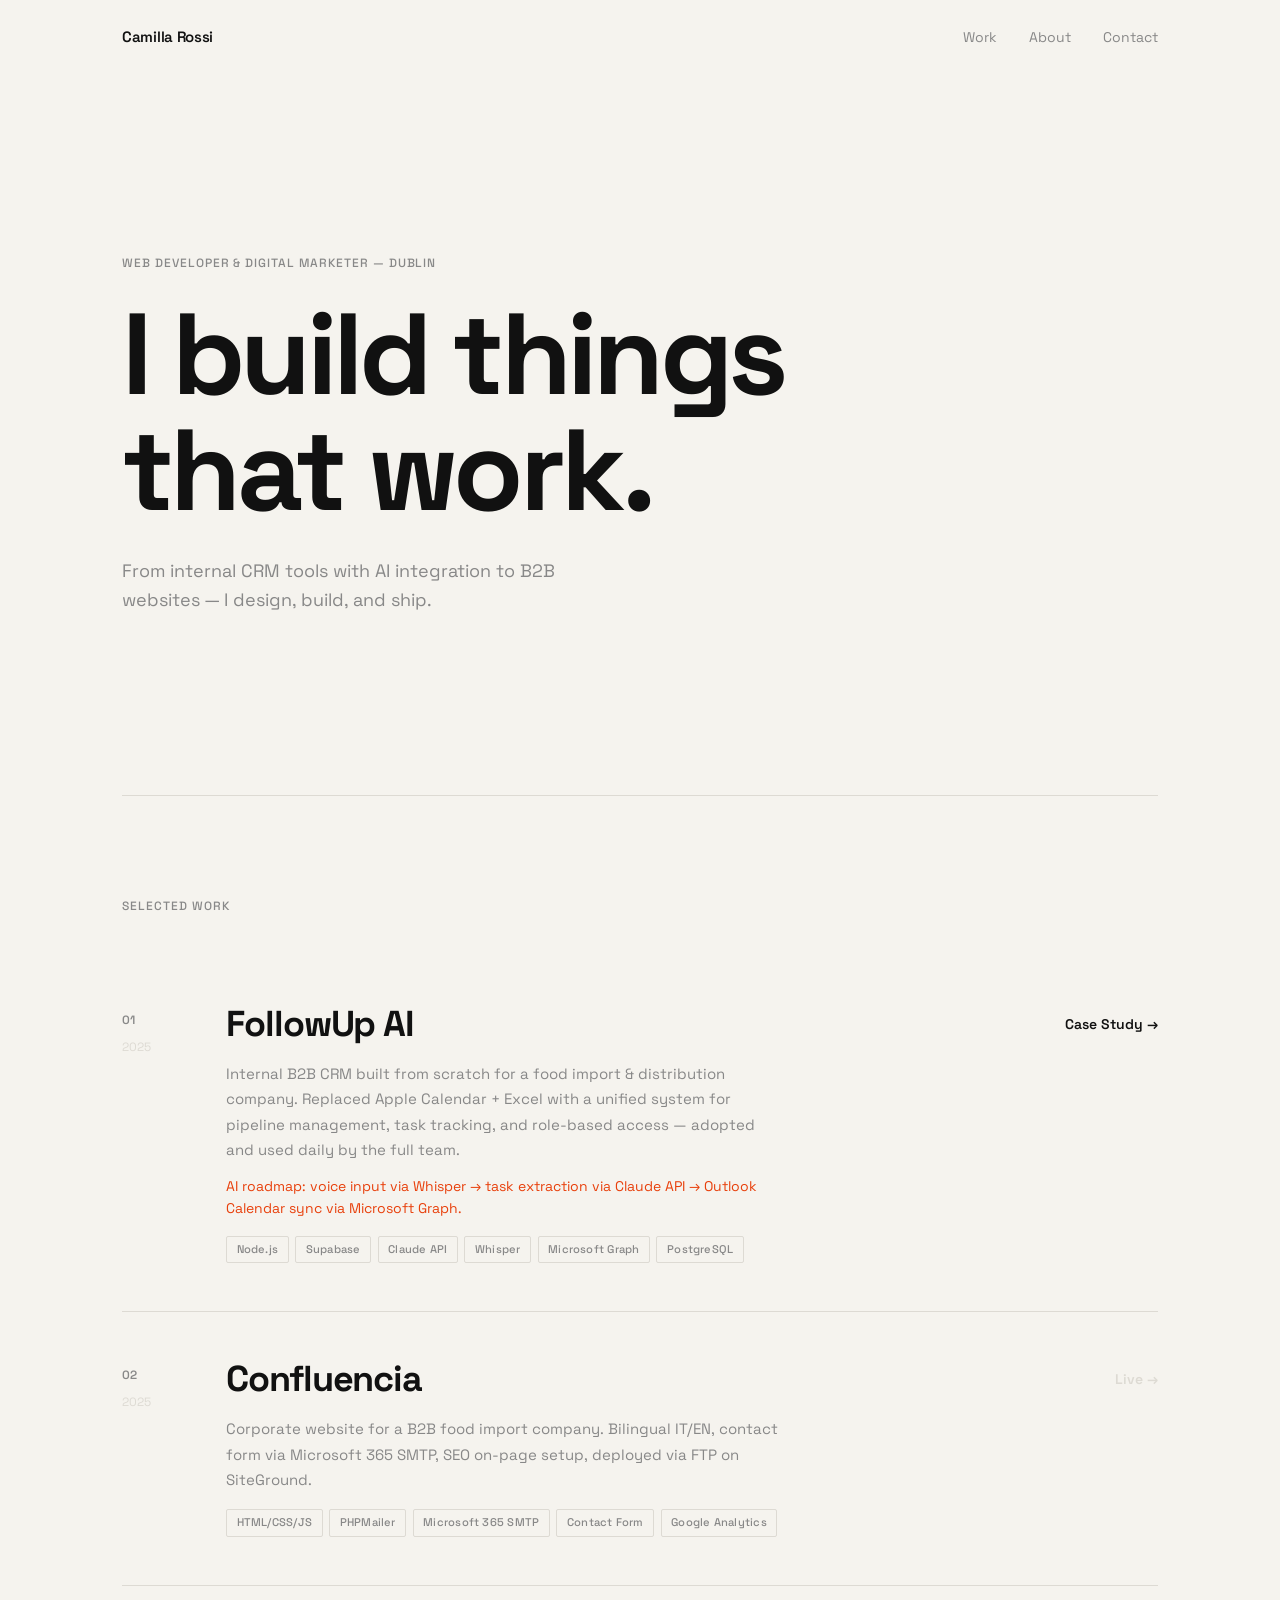
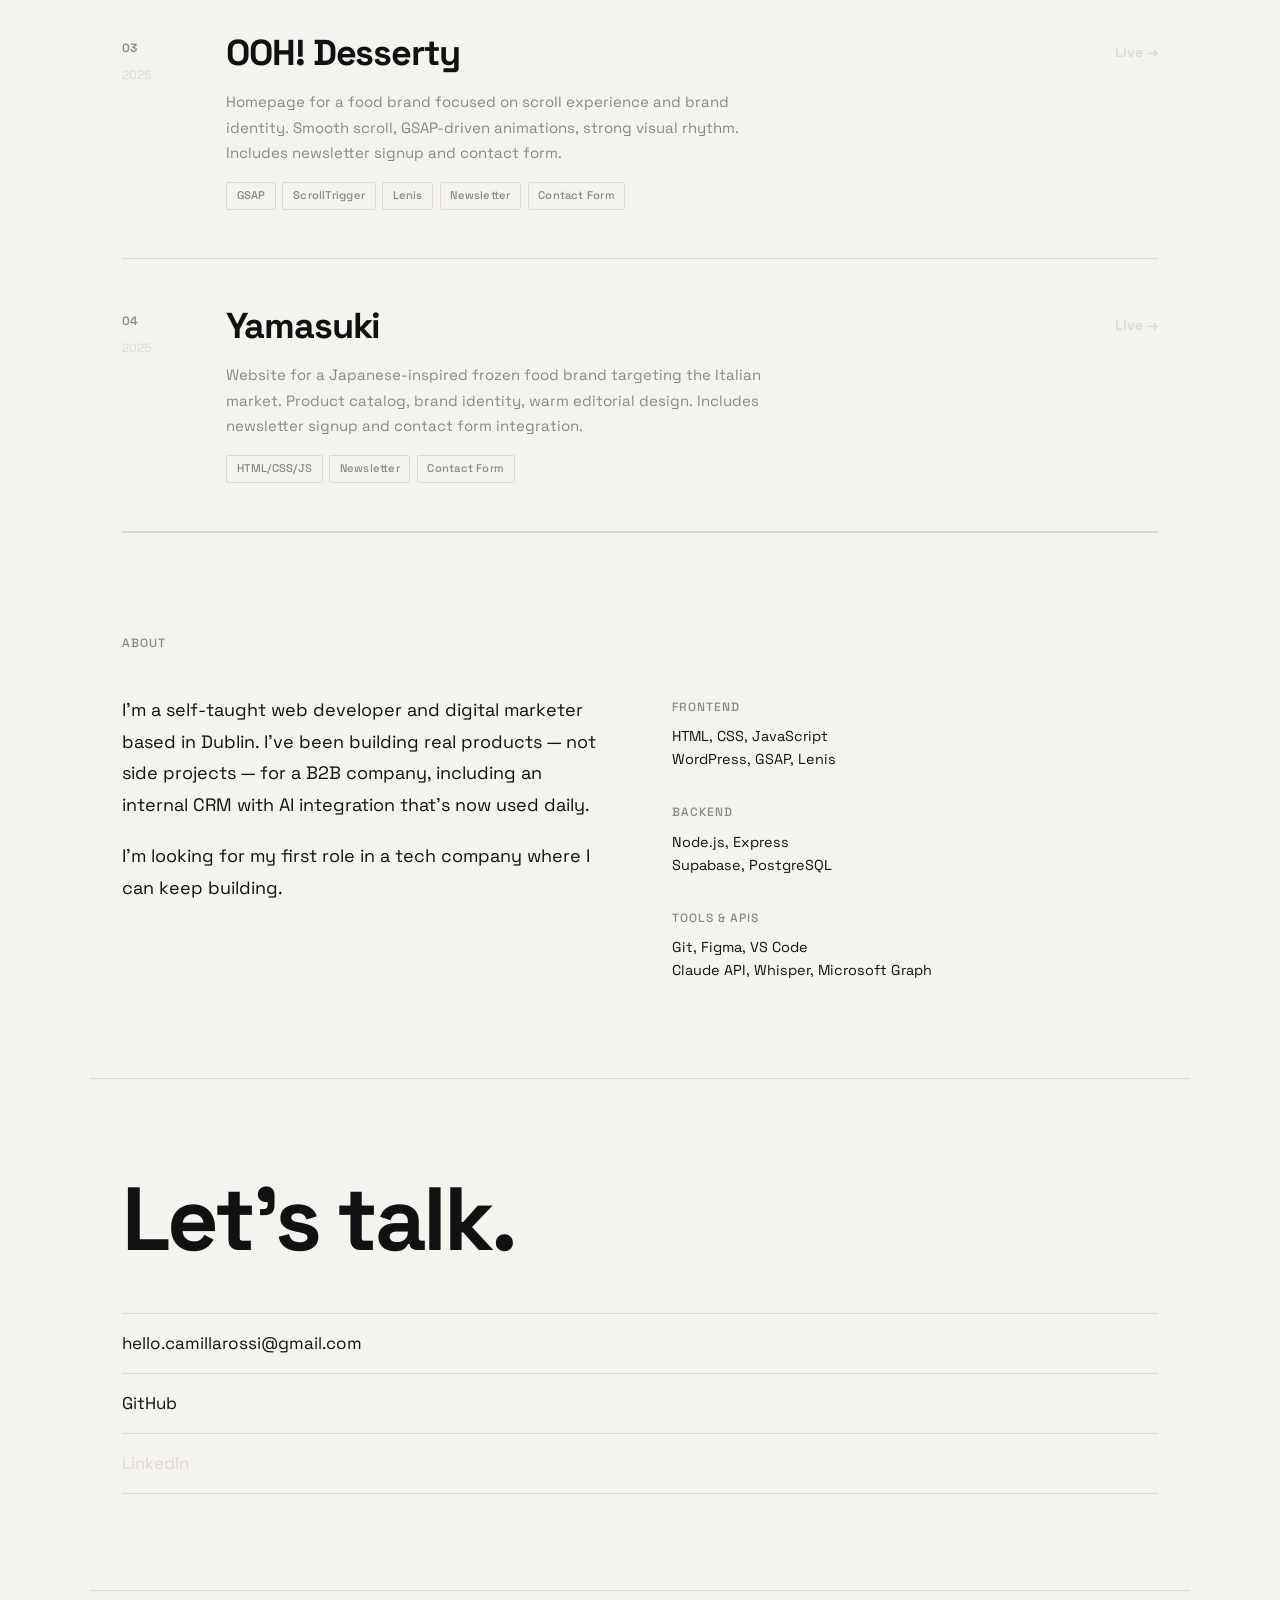
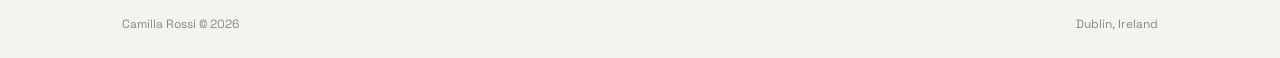
<file: index.html>
<!DOCTYPE html>
<html lang="en">
<head>
    <meta charset="UTF-8">
    <meta name="viewport" content="width=device-width, initial-scale=1.0">
    <meta name="description" content="Camilla Rossi — Web Developer & Digital Marketer based in Dublin.">
    <title>Camilla Rossi</title>
    <link rel="preconnect" href="https://fonts.googleapis.com">
    <link rel="preconnect" href="https://fonts.gstatic.com" crossorigin>
    <link href="https://fonts.googleapis.com/css2?family=Space+Grotesk:wght@300;400;500;600;700&display=swap" rel="stylesheet">
    <link rel="stylesheet" href="style.css">
</head>
<body>

    <header>
        <nav>
            <span class="nav-name">Camilla Rossi</span>
            <ul class="nav-links">
                <li><a href="#projects">Work</a></li>
                <li><a href="#about">About</a></li>
                <li><a href="#contact">Contact</a></li>
            </ul>
        </nav>
    </header>

    <main>

        <section id="hero">
            <p class="label">Web Developer &amp; Digital Marketer — Dublin</p>
            <h1>I build things<br>that work.</h1>
            <p class="hero-sub">From internal CRM tools with AI integration to B2B websites — I design, build, and ship.</p>
        </section>

        <section id="projects">
            <div class="section-header">
                <span class="label">Selected Work</span>
            </div>

            <article class="project">
                <div class="project-meta">
                    <span class="project-num">01</span>
                    <span class="project-year">2025</span>
                </div>
                <div class="project-body">
                    <h2>FollowUp AI</h2>
                    <p class="project-desc">Internal B2B CRM built from scratch for a food import &amp; distribution company. Replaced Apple Calendar + Excel with a unified system for pipeline management, task tracking, and role-based access — adopted and used daily by the full team.</p>
                    <p class="project-note">AI roadmap: voice input via Whisper → task extraction via Claude API → Outlook Calendar sync via Microsoft Graph.</p>
                    <div class="tags">
                        <span>Node.js</span>
                        <span>Supabase</span>
                        <span>Claude API</span>
                        <span>Whisper</span>
                        <span>Microsoft Graph</span>
                        <span>PostgreSQL</span>
                    </div>
                </div>
                <div class="project-link">
                    <a href="followup-ai.html">Case Study →</a>
                </div>
            </article>

            <article class="project">
                <div class="project-meta">
                    <span class="project-num">02</span>
                    <span class="project-year">2025</span>
                </div>
                <div class="project-body">
                    <h2>Confluencia</h2>
                    <p class="project-desc">Corporate website for a B2B food import company. Bilingual IT/EN, contact form via Microsoft 365 SMTP, SEO on-page setup, deployed via FTP on SiteGround.</p>
                    <div class="tags">
                        <span>HTML/CSS/JS</span>
                        <span>PHPMailer</span>
                        <span>Microsoft 365 SMTP</span>
                        <span>Contact Form</span>
                        <span>Google Analytics</span>
                    </div>
                </div>
                <div class="project-link">
                    <a href="#" class="disabled">Live →</a>
                </div>
            </article>

            <article class="project">
                <div class="project-meta">
                    <span class="project-num">03</span>
                    <span class="project-year">2025</span>
                </div>
                <div class="project-body">
                    <h2>OOH! Desserty</h2>
                    <p class="project-desc">Homepage for a food brand focused on scroll experience and brand identity. Smooth scroll, GSAP-driven animations, strong visual rhythm. Includes newsletter signup and contact form.</p>
                    <div class="tags">
                        <span>GSAP</span>
                        <span>ScrollTrigger</span>
                        <span>Lenis</span>
                        <span>Newsletter</span>
                        <span>Contact Form</span>
                    </div>
                </div>
                <div class="project-link">
                    <a href="#" class="disabled">Live →</a>
                </div>
            </article>

            <article class="project">
                <div class="project-meta">
                    <span class="project-num">04</span>
                    <span class="project-year">2025</span>
                </div>
                <div class="project-body">
                    <h2>Yamasuki</h2>
                    <p class="project-desc">Website for a Japanese-inspired frozen food brand targeting the Italian market. Product catalog, brand identity, warm editorial design. Includes newsletter signup and contact form integration.</p>
                    <div class="tags">
                        <span>HTML/CSS/JS</span>
                        <span>Newsletter</span>
                        <span>Contact Form</span>
                    </div>
                </div>
                <div class="project-link">
                    <a href="#" class="disabled">Live →</a>
                </div>
            </article>


        </section>

        <section id="about">
            <div class="section-header">
                <span class="label">About</span>
            </div>
            <div class="about-body">
                <div class="about-text">
                    <p>I'm a self-taught web developer and digital marketer based in Dublin. I've been building real products — not side projects — for a B2B company, including an internal CRM with AI integration that's now used daily.</p>
                    <p>I'm looking for my first role in a tech company where I can keep building.</p>
                </div>
                <div class="skills">
                    <div class="skill-group">
                        <span class="label">Frontend</span>
                        <p>HTML, CSS, JavaScript<br>WordPress, GSAP, Lenis</p>
                    </div>
                    <div class="skill-group">
                        <span class="label">Backend</span>
                        <p>Node.js, Express<br>Supabase, PostgreSQL</p>
                    </div>
                    <div class="skill-group">
                        <span class="label">Tools &amp; APIs</span>
                        <p>Git, Figma, VS Code<br>Claude API, Whisper, Microsoft Graph</p>
                    </div>
                </div>
            </div>
        </section>

        <section id="contact">
            <h2 class="contact-headline">Let's talk.</h2>
            <div class="contact-links">
                <a href="mailto:hello.camillarossi@gmail.com">hello.camillarossi@gmail.com</a>
                <a href="https://github.com/rossicamilla" target="_blank" rel="noopener">GitHub</a>
                <a href="#" class="disabled">LinkedIn</a>
            </div>
        </section>

    </main>

    <footer>
        <span>Camilla Rossi © 2026</span>
        <span>Dublin, Ireland</span>
    </footer>

    <script src="main.js"></script>
</body>
</html>
</file>
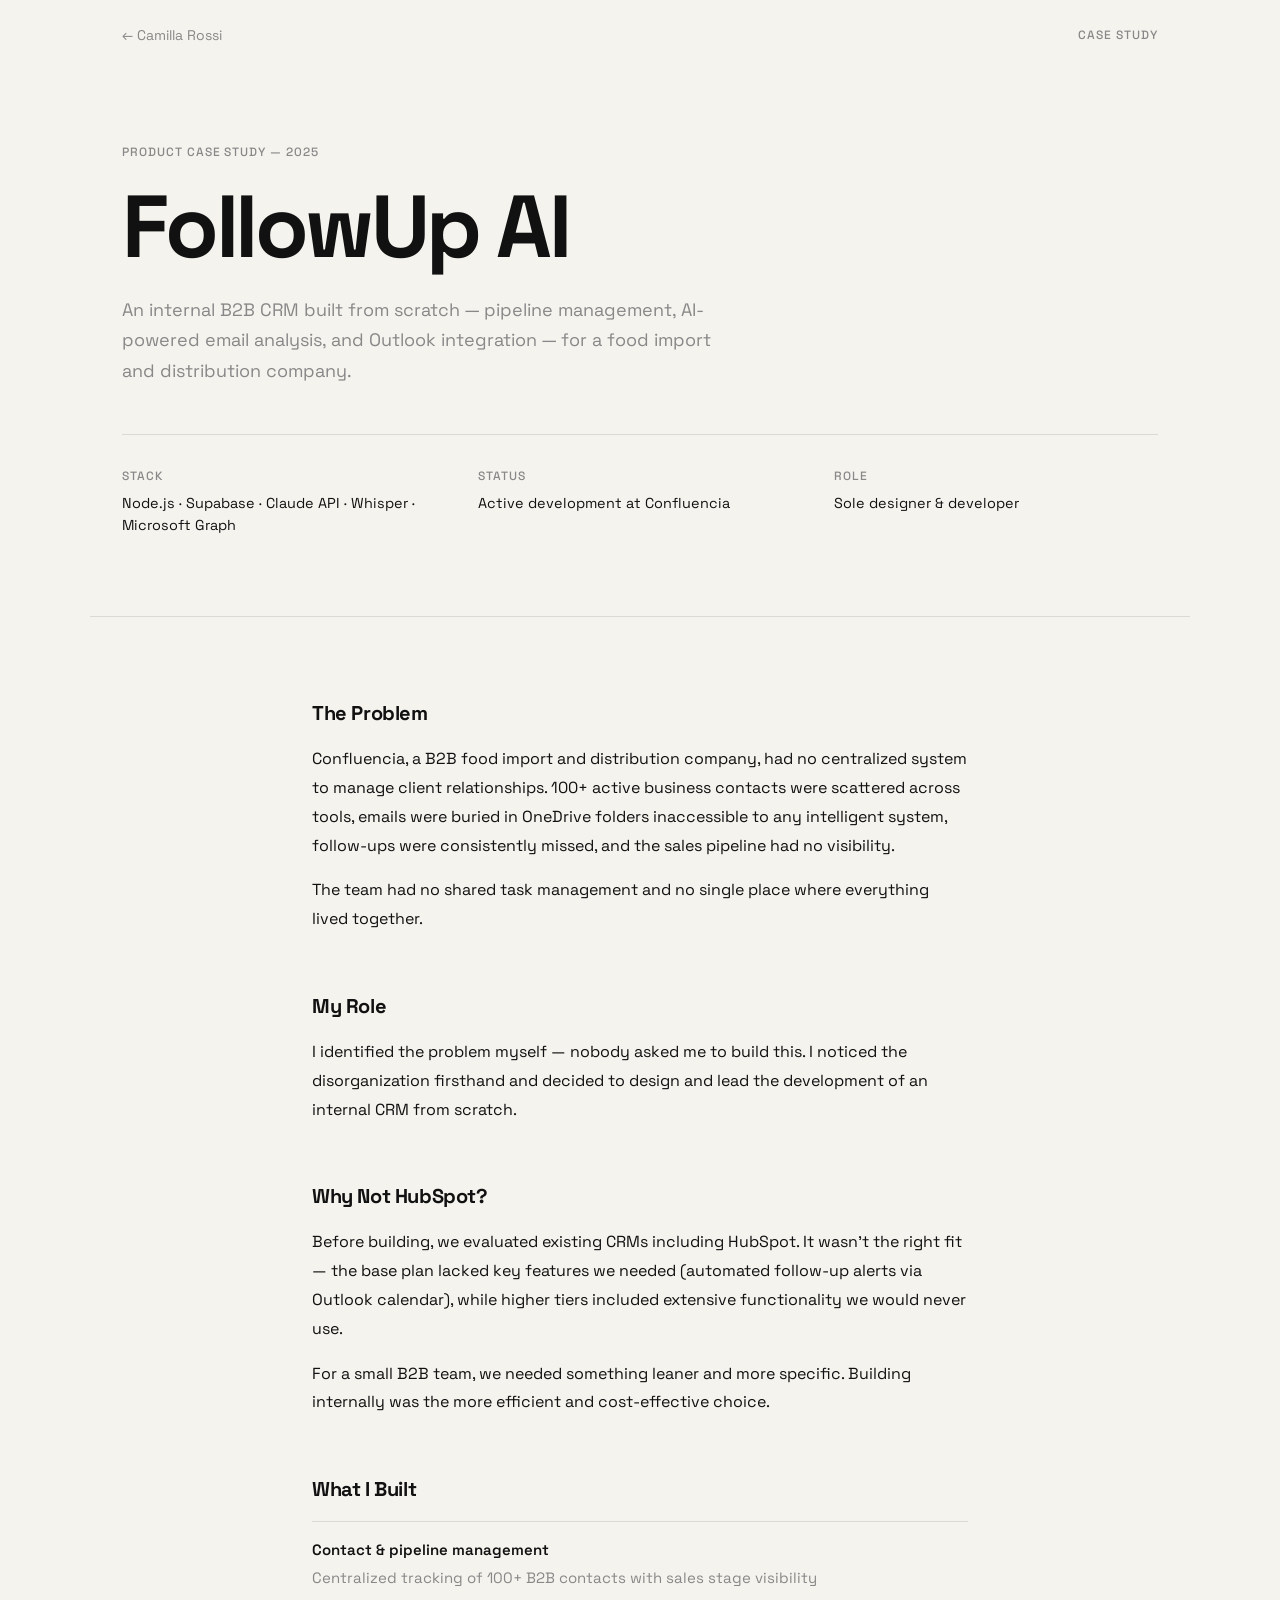
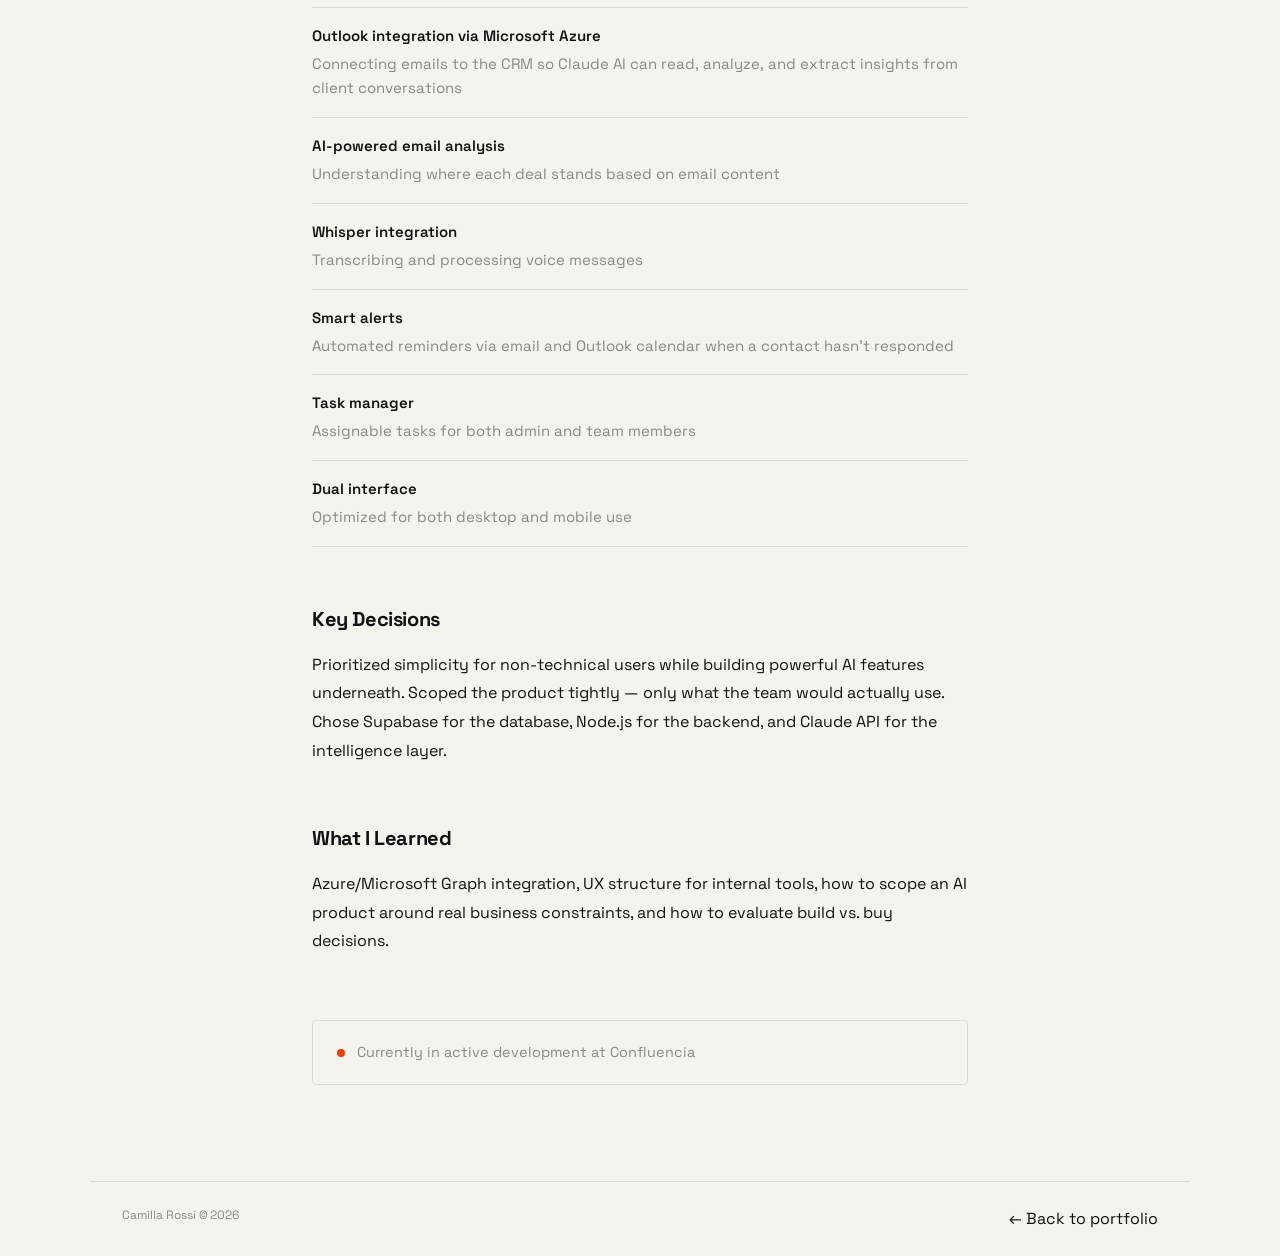
<file: followup-ai.html>
<!DOCTYPE html>
<html lang="en">
<head>
    <meta charset="UTF-8">
    <meta name="viewport" content="width=device-width, initial-scale=1.0">
    <meta name="description" content="FollowUp AI — Product Case Study by Camilla Rossi">
    <title>FollowUp AI — Camilla Rossi</title>
    <link rel="preconnect" href="https://fonts.googleapis.com">
    <link rel="preconnect" href="https://fonts.gstatic.com" crossorigin>
    <link href="https://fonts.googleapis.com/css2?family=Space+Grotesk:wght@300;400;500;600;700&display=swap" rel="stylesheet">
    <link rel="stylesheet" href="style.css">
    <link rel="stylesheet" href="case-study.css">
</head>
<body>

    <header>
        <nav>
            <a href="index.html" class="nav-back">← Camilla Rossi</a>
            <span class="nav-label label">Case Study</span>
        </nav>
    </header>

    <main class="case-study">

        <section class="cs-hero">
            <p class="label">Product Case Study — 2025</p>
            <h1>FollowUp AI</h1>
            <p class="cs-tagline">An internal B2B CRM built from scratch — pipeline management, AI-powered email analysis, and Outlook integration — for a food import and distribution company.</p>
            <div class="cs-meta">
                <div class="cs-meta-item">
                    <span class="label">Stack</span>
                    <p>Node.js · Supabase · Claude API · Whisper · Microsoft Graph</p>
                </div>
                <div class="cs-meta-item">
                    <span class="label">Status</span>
                    <p>Active development at Confluencia</p>
                </div>
                <div class="cs-meta-item">
                    <span class="label">Role</span>
                    <p>Sole designer & developer</p>
                </div>
            </div>
        </section>

        <section class="cs-body">

            <div class="cs-block">
                <h2>The Problem</h2>
                <p>Confluencia, a B2B food import and distribution company, had no centralized system to manage client relationships. 100+ active business contacts were scattered across tools, emails were buried in OneDrive folders inaccessible to any intelligent system, follow-ups were consistently missed, and the sales pipeline had no visibility.</p>
                <p>The team had no shared task management and no single place where everything lived together.</p>
            </div>

            <div class="cs-block">
                <h2>My Role</h2>
                <p>I identified the problem myself — nobody asked me to build this. I noticed the disorganization firsthand and decided to design and lead the development of an internal CRM from scratch.</p>
            </div>

            <div class="cs-block">
                <h2>Why Not HubSpot?</h2>
                <p>Before building, we evaluated existing CRMs including HubSpot. It wasn't the right fit — the base plan lacked key features we needed (automated follow-up alerts via Outlook calendar), while higher tiers included extensive functionality we would never use.</p>
                <p>For a small B2B team, we needed something leaner and more specific. Building internally was the more efficient and cost-effective choice.</p>
            </div>

            <div class="cs-block">
                <h2>What I Built</h2>
                <ul class="cs-list">
                    <li>
                        <span class="list-title">Contact &amp; pipeline management</span>
                        Centralized tracking of 100+ B2B contacts with sales stage visibility
                    </li>
                    <li>
                        <span class="list-title">Outlook integration via Microsoft Azure</span>
                        Connecting emails to the CRM so Claude AI can read, analyze, and extract insights from client conversations
                    </li>
                    <li>
                        <span class="list-title">AI-powered email analysis</span>
                        Understanding where each deal stands based on email content
                    </li>
                    <li>
                        <span class="list-title">Whisper integration</span>
                        Transcribing and processing voice messages
                    </li>
                    <li>
                        <span class="list-title">Smart alerts</span>
                        Automated reminders via email and Outlook calendar when a contact hasn't responded
                    </li>
                    <li>
                        <span class="list-title">Task manager</span>
                        Assignable tasks for both admin and team members
                    </li>
                    <li>
                        <span class="list-title">Dual interface</span>
                        Optimized for both desktop and mobile use
                    </li>
                </ul>
            </div>

            <div class="cs-block">
                <h2>Key Decisions</h2>
                <p>Prioritized simplicity for non-technical users while building powerful AI features underneath. Scoped the product tightly — only what the team would actually use. Chose Supabase for the database, Node.js for the backend, and Claude API for the intelligence layer.</p>
            </div>

            <div class="cs-block">
                <h2>What I Learned</h2>
                <p>Azure/Microsoft Graph integration, UX structure for internal tools, how to scope an AI product around real business constraints, and how to evaluate build vs. buy decisions.</p>
            </div>

            <div class="cs-status">
                <span class="status-dot"></span>
                <span>Currently in active development at Confluencia</span>
            </div>

        </section>

    </main>

    <footer>
        <span>Camilla Rossi © 2026</span>
        <a href="index.html">← Back to portfolio</a>
    </footer>

    <script src="main.js"></script>
</body>
</html>
</file>
<file: style.css>
/* ── Variables ── */
:root {
    --bg:      #F5F3EE;
    --text:    #111111;
    --muted:   #888888;
    --border:  #DDDAD3;
    --accent:  #E8400C;

    --font: 'Space Grotesk', system-ui, sans-serif;

    --pad-x: 2rem;
    --max-w: 1100px;
}

/* ── Reset ── */
*, *::before, *::after { box-sizing: border-box; margin: 0; padding: 0; }

html { scroll-behavior: smooth; }

body {
    background: var(--bg);
    color: var(--text);
    font-family: var(--font);
    font-size: 1rem;
    line-height: 1.6;
    -webkit-font-smoothing: antialiased;
}

a { color: inherit; text-decoration: none; }

/* ── Utility ── */
.label {
    font-size: 0.75rem;
    text-transform: uppercase;
    letter-spacing: 0.08em;
    color: var(--muted);
    font-weight: 500;
}

/* ── Header / Nav ── */
header {
    position: sticky;
    top: 0;
    z-index: 10;
    background: var(--bg);
    border-bottom: 1px solid transparent;
    transition: border-color 0.3s;
}

header.scrolled { border-bottom-color: var(--border); }

nav {
    max-width: var(--max-w);
    margin: 0 auto;
    padding: 1.5rem var(--pad-x);
    display: flex;
    justify-content: space-between;
    align-items: center;
}

.nav-name {
    font-weight: 600;
    font-size: 0.9375rem;
    letter-spacing: -0.02em;
}

.nav-links {
    display: flex;
    gap: 2rem;
    list-style: none;
}

.nav-links a {
    font-size: 0.875rem;
    color: var(--muted);
    transition: color 0.2s;
}

.nav-links a:hover { color: var(--text); }

/* ── Sections wrapper ── */
section {
    max-width: var(--max-w);
    margin: 0 auto;
    padding-left: var(--pad-x);
    padding-right: var(--pad-x);
}

/* ── Hero ── */
#hero {
    padding-top: 12vh;
    padding-bottom: 12vh;
    min-height: 80vh;
    display: flex;
    flex-direction: column;
    justify-content: center;
}

#hero .label { margin-bottom: 1.5rem; }

#hero h1 {
    font-size: clamp(3.5rem, 9vw, 7.5rem);
    font-weight: 700;
    letter-spacing: -0.04em;
    line-height: 1;
    margin-bottom: 1.75rem;
}

.hero-sub {
    font-size: 1.125rem;
    color: var(--muted);
    max-width: 500px;
    line-height: 1.65;
}

/* ── Section header ── */
.section-header {
    padding-top: 6rem;
    padding-bottom: 2.5rem;
    border-top: 1px solid var(--border);
}

/* ── Projects ── */
#projects { padding-bottom: 0; }

.project {
    display: grid;
    grid-template-columns: 72px 1fr auto;
    gap: 2rem;
    align-items: start;
    padding: 3rem 0;
    border-bottom: 1px solid var(--border);
}

.project-meta {
    display: flex;
    flex-direction: column;
    gap: 0.5rem;
    padding-top: 0.35rem;
}

.project-num {
    font-size: 0.75rem;
    font-weight: 600;
    color: var(--muted);
}

.project-year {
    font-size: 0.75rem;
    color: var(--border);
}

.project-body h2 {
    font-size: clamp(1.5rem, 3vw, 2.25rem);
    font-weight: 700;
    letter-spacing: -0.03em;
    line-height: 1.1;
    margin-bottom: 1rem;
}

.project-desc {
    font-size: 0.9375rem;
    color: var(--muted);
    max-width: 560px;
    line-height: 1.7;
    margin-bottom: 0.75rem;
}

.project-note {
    font-size: 0.875rem;
    color: var(--accent);
    max-width: 560px;
    line-height: 1.6;
    margin-bottom: 1rem;
}

.tags {
    display: flex;
    flex-wrap: wrap;
    gap: 0.4rem;
    margin-top: 1rem;
}

.tags span {
    font-size: 0.7rem;
    font-weight: 500;
    padding: 0.25rem 0.6rem;
    border: 1px solid var(--border);
    border-radius: 2px;
    color: var(--muted);
    letter-spacing: 0.02em;
}

.project-link {
    padding-top: 0.35rem;
}

.project-link a {
    font-size: 0.875rem;
    font-weight: 600;
    white-space: nowrap;
    transition: opacity 0.2s;
}

.project-link a:hover { opacity: 0.5; }
.project-link a.disabled { color: var(--border); pointer-events: none; }

/* ── About ── */
#about { padding-bottom: 6rem; }

.about-body {
    display: grid;
    grid-template-columns: 1fr 1fr;
    gap: 4rem;
    align-items: start;
}

.about-text p {
    font-size: 1.125rem;
    line-height: 1.75;
    color: var(--text);
}

.about-text p + p { margin-top: 1.25rem; }

.skills {
    display: flex;
    flex-direction: column;
    gap: 2rem;
    padding-top: 0.25rem;
}

.skill-group .label {
    display: block;
    margin-bottom: 0.5rem;
}

.skill-group p {
    font-size: 0.9rem;
    line-height: 1.6;
    color: var(--text);
}

/* ── Contact ── */
#contact {
    padding-top: 6rem;
    padding-bottom: 6rem;
    border-top: 1px solid var(--border);
}

.contact-headline {
    font-size: clamp(3rem, 7vw, 6rem);
    font-weight: 700;
    letter-spacing: -0.04em;
    line-height: 1;
    margin-bottom: 3rem;
}

.contact-links {
    display: flex;
    flex-direction: column;
}

.contact-links a {
    font-size: 1.0625rem;
    padding: 1rem 0;
    border-bottom: 1px solid var(--border);
    transition: color 0.2s;
}

.contact-links a:first-child { border-top: 1px solid var(--border); }
.contact-links a:hover { color: var(--accent); }
.contact-links a.disabled { color: var(--border); pointer-events: none; }

/* ── Footer ── */
footer {
    max-width: var(--max-w);
    margin: 0 auto;
    padding: 1.5rem var(--pad-x);
    border-top: 1px solid var(--border);
    display: flex;
    justify-content: space-between;
}

footer span {
    font-size: 0.75rem;
    color: var(--muted);
}

/* ── Mobile ── */
@media (max-width: 768px) {
    :root { --pad-x: 1.25rem; }

    .project {
        grid-template-columns: 1fr;
        gap: 0.75rem;
        padding: 2rem 0;
    }

    .project-meta {
        flex-direction: row;
        gap: 1rem;
    }

    .project-link { padding-top: 0; }

    .about-body {
        grid-template-columns: 1fr;
        gap: 2.5rem;
    }

    .nav-links { gap: 1.25rem; }
}

@media (max-width: 420px) {
    #hero h1 { font-size: 3rem; }
    .contact-headline { font-size: 2.75rem; }
}
</file>
<file: case-study.css>
/* ── Case Study page styles ── */

/* Nav override for case study */
.nav-back {
    font-size: 0.875rem;
    color: var(--muted);
    transition: color 0.2s;
}

.nav-back:hover { color: var(--text); }

.nav-label { margin: 0; }

/* ── Hero ── */
.cs-hero {
    padding-top: 8vh;
    padding-bottom: 5rem;
    border-bottom: 1px solid var(--border);
}

.cs-hero .label { margin-bottom: 1.25rem; }

.cs-hero h1 {
    font-size: clamp(2.75rem, 7vw, 5.5rem);
    font-weight: 700;
    letter-spacing: -0.04em;
    line-height: 1;
    margin-bottom: 1.5rem;
}

.cs-tagline {
    font-size: 1.125rem;
    color: var(--muted);
    max-width: 620px;
    line-height: 1.7;
    margin-bottom: 3rem;
}

.cs-meta {
    display: grid;
    grid-template-columns: repeat(3, 1fr);
    gap: 2rem;
    padding-top: 2rem;
    border-top: 1px solid var(--border);
}

.cs-meta-item .label {
    display: block;
    margin-bottom: 0.4rem;
}

.cs-meta-item p {
    font-size: 0.9rem;
    line-height: 1.5;
}

/* ── Body ── */
.cs-body {
    padding-top: 5rem;
    padding-bottom: 6rem;
    max-width: 720px;
}

.cs-block {
    margin-bottom: 3.5rem;
}

.cs-block h2 {
    font-size: 1.25rem;
    font-weight: 700;
    letter-spacing: -0.02em;
    margin-bottom: 1rem;
}

.cs-block p {
    font-size: 1rem;
    line-height: 1.8;
    color: var(--text);
}

.cs-block p + p { margin-top: 1rem; }

/* ── Feature list ── */
.cs-list {
    list-style: none;
    display: flex;
    flex-direction: column;
    gap: 0;
}

.cs-list li {
    font-size: 0.9375rem;
    line-height: 1.65;
    color: var(--muted);
    padding: 1rem 0;
    border-bottom: 1px solid var(--border);
    display: block;
}

.cs-list li:first-child { border-top: 1px solid var(--border); }

.list-title {
    display: block;
    font-weight: 600;
    color: var(--text);
    margin-bottom: 0.2rem;
    font-size: 0.9375rem;
}

/* ── Status badge ── */
.cs-status {
    display: flex;
    align-items: center;
    gap: 0.75rem;
    margin-top: 4rem;
    padding: 1.25rem 1.5rem;
    border: 1px solid var(--border);
    border-radius: 4px;
    font-size: 0.9rem;
    color: var(--muted);
}

.status-dot {
    width: 8px;
    height: 8px;
    border-radius: 50%;
    background: var(--accent);
    flex-shrink: 0;
    animation: pulse 2s infinite;
}

@keyframes pulse {
    0%, 100% { opacity: 1; }
    50% { opacity: 0.4; }
}

/* ── Mobile ── */
@media (max-width: 768px) {
    .cs-meta {
        grid-template-columns: 1fr;
        gap: 1.5rem;
    }
}
</file>
